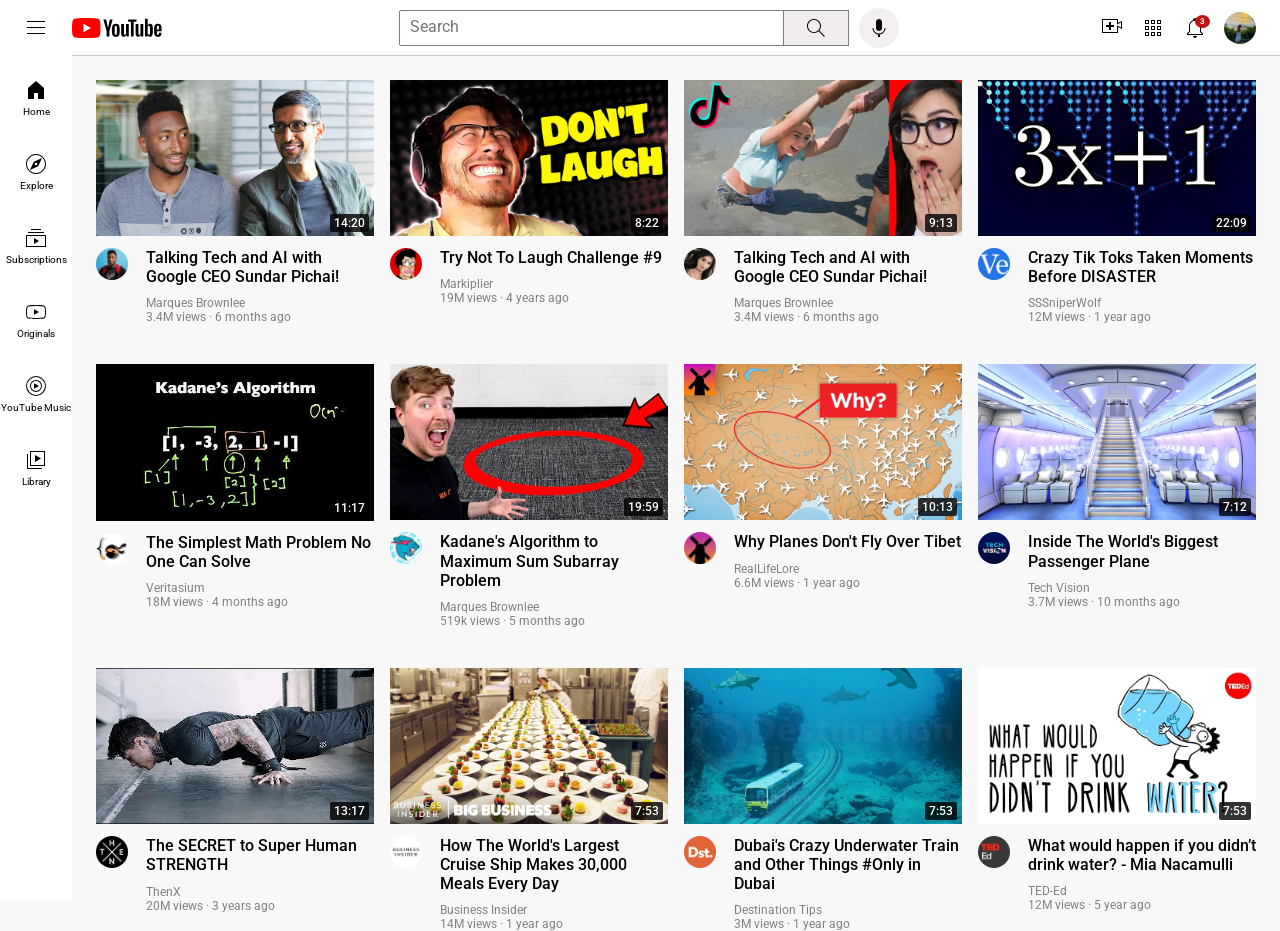
<file: index.html>
<!DOCTYPE html>
<html>

<head>
    <title>YouTubeClone.com</title>
    <link rel="preconnect" href="https://fonts.googleapis.com">
    <link rel="preconnect" href="https://fonts.gstatic.com" crossorigin>
    <link href="https://fonts.googleapis.com/css2?family=Roboto:ital,wght@0,100..900;1,100..900&display=swap"
        rel="stylesheet">
    <link rel="stylesheet" href="styles/general.css">
    <link rel="stylesheet" href="styles/video.css">
    <link rel="stylesheet" href="styles/header.css">
    <link rel="stylesheet" href="styles/sidebar.css">
</head>

<body>
    <div class="header">
        <div class="left-section">
            <img class="hamburger-menu" src="icons/hamburger-menu.svg">
            <img class="youtube-logo" src="icons/youtube-logo.svg">
        </div>
        <div class="middle-section">
            <input class="search-bar" type="text" placeholder="Search">
            <button class="search-button">
                <img class="search-icon" src="icons/search.svg">
                <div class="tool-tip">Search</div>
            </button>
            <button class="voice-search-button">
                <img class="voice-search-icon" src="icons/voice-search-icon.svg" alt="Voice Search">
                <div class="tool-tip">Voice Search</div>
            </button>
        </div>
        <div class="right-section">
            <div class="upload-icon-container">
                <img class="upload-icon" src="icons/upload.svg">
                <div class="tool-tip">Create</div>
            </div>
            <div class="apps-icon-container">
                <img class="apps-icon" src="icons/youtube-apps.svg">
                <div class="tool-tip">Apps</div>
            </div>
            <div class="notifications-container">
                <img class="notifications-icon" src="icons/notifications.svg">
                <div class="tool-tip">Notifications</div>
                <div class="notification-count">3</div>
            </div>
            <img class="profile-pic" src="channel/profile-pic.jpeg">
        </div>
    </div>

    <div class="sidebar">
        <div class="sidebar-link">
            <img class="sidebar-icon" src="icons/home.svg">
            <div>Home</div>
        </div>
        <div class="sidebar-link">
            <img class="sidebar-icon" src="icons/explore.svg">
            <div>Explore</div>
        </div>
        <div class="sidebar-link">
            <img class="sidebar-icon" src="icons/subscriptions.svg">
            <div>Subscriptions</div>
        </div>
        <div class="sidebar-link">
            <img class="sidebar-icon" src="icons/originals.svg">
            <div>Originals</div>
        </div>
        <div class="sidebar-link">
            <img class="sidebar-icon" src="icons/youtube-music.svg">
            <div>YouTube Music</div>
        </div>
        <div class="sidebar-link">
            <img class="sidebar-icon" src="icons/library.svg">
            <div>Library</div>
        </div>
    </div>

    <div class="video-grid">
        <div class="video-preview">
            <div class="thumbnail-row">
                <img class="thumbnail" src="Thumbnail/thumbnail-1.webp">
                <div class="video-time">14:20</div>
            </div>
            <div class="video-info-grid">
                <div class="channel-profile">
                    <img class="profile-pic" src="channel/channel-1.jpeg">
                </div>
                <div class="video-info">
                    <p class="video-title">
                        Talking Tech and AI with Google CEO Sundar Pichai!
                    </p>
                    <p class="video-author">
                        Marques Brownlee
                    </p>
                    <p class="video-stats">
                        3.4M views &#183; 6 months ago
                    </p>
                </div>
            </div>
        </div>
        <div class="video-preview">
            <div class="thumbnail-row">
                <img class="thumbnail" src="Thumbnail/thumbnail-2.webp">
                <div class="video-time">8:22</div>
            </div>
            <div class="video-info-grid">
                <div class="channel-profile">
                    <img class="profile-pic" src="channel/channel-2.jpeg">
                </div>
                <div class="video-info">
                    <p class="video-title">
                        Try Not To Laugh Challenge #9
                    </p>
                    <p class="video-author">
                        Markiplier
                    </p>
                    <p class="video-stats">
                        19M views &#183; 4 years ago
                    </p>
                </div>
            </div>
        </div>
        <div class="video-preview">
            <div class="thumbnail-row">
                <div class="video-time">9:13</div>
                <img class="thumbnail" src="Thumbnail/thumbnail-3.webp">
            </div>
            <div class="video-info-grid">
                <div class="channel-profile">
                    <img class="profile-pic" src="channel/channel-3.jpeg">
                </div>
                <div class="video-info">
                    <p class="video-title">
                        Talking Tech and AI with Google CEO Sundar Pichai!
                    </p>
                    <p class="video-author">
                        Marques Brownlee
                    </p>
                    <p class="video-stats">
                        3.4M views &#183; 6 months ago
                    </p>
                </div>
            </div>
        </div>
        <div class="video-preview">
            <div class="thumbnail-row">
                <div class="video-time">22:09</div>
                <img class="thumbnail" src="Thumbnail/thumbnail-4.webp">
            </div>
            <div class="video-info-grid">
                <div class="channel-profile">
                    <img class="profile-pic" src="channel/channel-4.jpeg">
                </div>
                <div class="video-info">
                    <p class="video-title">
                        Crazy Tik Toks Taken Moments Before DISASTER
                    </p>
                    <p class="video-author">
                        SSSniperWolf
                    </p>
                    <p class="video-stats">
                        12M views &#183; 1 year ago
                    </p>
                </div>
            </div>
        </div>
        <div class="video-preview">
            <div class="thumbnail-row">
                <img class="thumbnail" src="Thumbnail/thumbnail-5.webp">
                <div class="video-time">11:17</div>
            </div>
            <div class="video-info-grid">
                <div class="channel-profile">
                    <img class="profile-pic" src="channel/channel-5.jpeg">
                </div>
                <div class="video-info">
                    <p class="video-title">
                        The Simplest Math Problem No One Can Solve
                    </p>
                    <p class="video-author">
                        Veritasium
                    </p>
                    <p class="video-stats">
                        18M views &#183; 4 months ago
                    </p>
                </div>
            </div>
        </div>
        <div class="video-preview">
            <div class="thumbnail-row">
                <img class="thumbnail" src="Thumbnail/thumbnail-6.webp">
                <div class="video-time">19:59</div>
            </div>
            <div class="video-info-grid">
                <div class="channel-profile">
                    <img class="profile-pic" src="channel/channel-6.jpeg">
                </div>
                <div class="video-info">
                    <p class="video-title">
                        Kadane's Algorithm to Maximum Sum Subarray Problem
                    </p>
                    <p class="video-author">
                        Marques Brownlee
                    </p>
                    <p class="video-stats">
                        519k views &#183; 5 months ago
                    </p>
                </div>
            </div>
        </div>
        <div class="video-preview">
            <div class="thumbnail-row">
                <div class="video-time">10:13</div>
                <img class="thumbnail" src="Thumbnail/thumbnail-7.webp">
            </div>
            <div class="video-info-grid">
                <div class="channel-profile">
                    <img class="profile-pic" src="channel/channel-7.jpeg">
                </div>
                <div class="video-info">
                    <p class="video-title">
                        Why Planes Don't Fly Over Tibet
                    </p>
                    <p class="video-author">
                        RealLifeLore
                    </p>
                    <p class="video-stats">
                        6.6M views &#183; 1 year ago
                    </p>
                </div>
            </div>
        </div>
        <div class="video-preview">
            <div class="thumbnail-row">
                <div class="video-time">7:12</div>
                <img class="thumbnail" src="Thumbnail/thumbnail-8.webp">
            </div>
            <div class="video-info-grid">
                <div class="channel-profile">
                    <img class="profile-pic" src="channel/channel-8.jpeg">
                </div>
                <div class="video-info">
                    <p class="video-title">
                        Inside The World's Biggest Passenger Plane
                    </p>
                    <p class="video-author">
                        Tech Vision
                    </p>
                    <p class="video-stats">
                        3.7M views &#183; 10 months ago
                    </p>
                </div>
            </div>
        </div>
        <div class="video-preview">
            <div class="thumbnail-row">
                <img class="thumbnail" src="Thumbnail/thumbnail-9.webp">
                <div class="video-time">13:17</div>
            </div>
            <div class="video-info-grid">
                <div class="channel-profile">
                    <img class="profile-pic" src="channel/channel-9.jpeg">
                </div>
                <div class="video-info">
                    <p class="video-title">
                        The SECRET to Super Human STRENGTH
                    </p>
                    <p class="video-author">
                        ThenX
                    </p>
                    <p class="video-stats">
                        20M views &#183; 3 years ago
                    </p>
                </div>
            </div>
        </div>
        <div class="video-preview">
            <div class="thumbnail-row">
                <img class="thumbnail" src="Thumbnail/thumbnail-10.webp">
                <div class="video-time">7:53</div>
            </div>
            <div class="video-info-grid">
                <div class="channel-profile">
                    <img class="profile-pic" src="channel/channel-10.jpeg">
                </div>
                <div class="video-info">
                    <p class="video-title">
                        How The World's Largest Cruise Ship Makes 30,000 Meals Every Day
                    </p>
                    <p class="video-author">
                        Business Insider
                    </p>
                    <p class="video-stats">
                        14M views &#183; 1 year ago
                    </p>
                </div>
            </div>
        </div>
        <div class="video-preview">
            <div class="thumbnail-row">
                <img class="thumbnail" src="Thumbnail/thumbnail-11.webp">
                <div class="video-time">7:53</div>
            </div>
            <div class="video-info-grid">
                <div class="channel-profile">
                    <img class="profile-pic" src="channel/channel-11.jpeg">
                </div>
                <div class="video-info">
                    <p class="video-title">
                        Dubai's Crazy Underwater Train and Other Things #Only in Dubai
                    </p>
                    <p class="video-author">
                        Destination Tips
                    </p>
                    <p class="video-stats">
                        3M views &#183; 1 year ago
                    </p>
                </div>
            </div>
        </div>
        <div class="video-preview">
            <div class="thumbnail-row">
                <img class="thumbnail" src="Thumbnail/thumbnail-12.webp">
                <div class="video-time">7:53</div>
            </div>
            <div class="video-info-grid">
                <div class="channel-profile">
                    <img class="profile-pic" src="channel/channel-12.jpeg">
                </div>
                <div class="video-info">
                    <p class="video-title">
                        What would happen if you didn’t drink water? - Mia Nacamulli
                    </p>
                    <p class="video-author">
                        TED-Ed
                    </p>
                    <p class="video-stats">
                        12M views &#183; 5 year ago
                    </p>
                </div>
            </div>
        </div>
    </div>
</body>

</html>
</file>
<file: styles/general.css>
p {
    font-family: Roboto, Arial;
    margin-top: 0;
    margin-bottom: 0;
}

body{
    margin: 0;
    padding-top: 80px;
    padding-left: 96px;
    padding-right: 24px;
    background-color: rgb(248, 248, 248);
}
</file>
<file: styles/video.css>
.thumbnail {
    width: 100%;
}

.video-title {
    margin-top: 0;
    font-size: 16px;
    font-weight: 500;
    line-height: 1.2;
    margin-bottom: 10px;
}

.video-author,
.video-stats {
    color: gray;
    font-size: 12px;
}

.video-author {
    margin-top: 4px;
}

.video-info-grid {
    display: grid;
    grid-template-columns: 50px 1fr;
}

.profile-pic {
    width: 36px;
    border-radius: 50%;
}

.thumbnail-row {
    margin-bottom: 8px;
    position: relative;
}

.video-grid {
    display: grid;
    grid-template-columns: 1fr 1fr 1fr;
    column-gap: 16px;
    row-gap: 40px;
}

@media(max-width: 450px){
    .video-grid{ grid-template-columns: 1fr; }
}
@media(min-width: 451px) and (max-width: 750px){
    .video-grid{ grid-template-columns: 1fr 1fr; }
}
@media(min-width: 751px) and (max-width: 999px){
    .video-grid{ grid-template-columns: 1fr 1fr 1fr; }
}
@media(min-width: 1000px){
    .video-grid{ grid-template-columns: 1fr 1fr 1fr 1fr; }
}

.video-time {
    position: absolute;
    font-family: Roboto, Arial;
    font-size: 12px;
    font-weight: 500;
    padding: 4px;
    bottom: 8px;
    right: 5px;
    background-color: rgba(0, 0, 0, 0.8);
    color: white;
    padding: 2px 4px;
    font-size: 12px;
    border-radius: 2px;
}
</file>
<file: styles/header.css>
.header{
    height: 55px;
    display: flex;
    flex-direction: row;
    justify-content: space-between;
    position: fixed;
    top: 0;
    left: 0;
    right: 0;
    background-color: white;
    border-bottom: 1px solid #ccc;
    z-index: 100;
}

.left-section{
    display: flex;
    align-items: center;
}
.left-section .hamburger-menu {
    height: 24px;
    margin-left: 24px;
    margin-right: 24px;
    cursor: pointer;
}

.left-section .youtube-logo {
    height: 20px;
    cursor: pointer;
}
.middle-section{
    flex: 1;
    margin-left: 70px;
    margin-right: 35px;
    max-width: 500px;
    display: flex;
    align-items: center;
    justify-content: center;
}
.right-section{
    
    display: flex;
    align-items: center;
    justify-content: center;
}

.search-bar{
    flex: 1;
    padding: 10px;
    font-size: 12px;
    border: 1px solid gray;
    border-radius: 2px;
    box-shadow: inset 1px 2px 5px rgba(198, 198, 198, 0.05);
    width: 0;
}

.search-button{
    height: 36px;
    width: 66px;
    background-color: rgb(242, 237, 237);
    border: 1px solid gray;
    margin-right: 10px;
    margin-left: -1px;
}

.search-button,
.voice-search-button,
.upload-icon-conatiner,
.notifications-container,
.apps-icon-container{
    display: flex;
    justify-content: center;
    position: relative;
    align-items: center;
}

.search-button .tool-tip,
.voice-search-button .tool-tip,
.upload-icon-container .tool-tip,
.notifications-container .tool-tip,
.apps-icon-container .tool-tip{
    font-family: Roboto, Arial;
    position: absolute;
    background-color: gray;
    color: white;
    padding: 4px 6px;
    font-size: 12px;
    border-radius: 2px;
    bottom: -30px;
    opacity: 0; 
    transition: opacity 0.15s;
    pointer-events: none;
    white-space: nowrap;
}
.search-button:hover .tool-tip,
.voice-search-button:hover .tool-tip,
.upload-icon-container:hover .tool-tip,
.notifications-container:hover .tool-tip,
.apps-icon-container:hover .tool-tip{
    opacity: 1;
}
.search-icon{
    height: 24px;
}
.search-bar::placeholder{
    font-size: 16px;
    font-family: Roboto, Arial;
}
.voice-search-button{
    height: 40px;
    width: 40px;
    background-color: rgb(243, 239, 239);
    border-radius: 50%;
    border: none;
}
.voice-search-icon{
    height: 24px;
}

.right-section{
    width: 180px;
    display: flex;
    align-items: center;
    justify-content: space-between;
    flex-shrink: 0;
}
.upload-icon{
    height: 24px;
    cursor: pointer;
}
.apps-icon{
    height: 24px;
    cursor: pointer;
}
.notifications-icon{
    height: 24px;
    cursor: pointer;
}

.notifications-container{
    position: relative;
}
.notification-count{
    position: absolute;
    top: -1px;
    right: -3px;
    background-color: rgb(194, 17, 17);
    color: white;
    font-family: Roboto, Arial;
    font-size: 8px;
    font-weight: bold;
    border-radius: 50%;
    padding: 2px 5px;
}
.profile-pic{
    height: 32px;
    width: 32px;
    border-radius: 50%;
    cursor: pointer;
    margin-right: 24px;
}
</file>
<file: styles/sidebar.css>
.sidebar{
    position: fixed;
    top: 55px;
    left: 0;
    bottom: 0;
    background-color: rgb(255, 255, 255);
    width: 72px;
    z-index: 200;
    padding-top: 5px;
}

.sidebar-link{
    height: 74px;
    display: flex;
    justify-content: center;
    align-items: center;
    flex-direction: column;
    cursor: pointer;
}
.sidebar-link:hover{
    background-color: rgb(231, 231, 231);
}

.sidebar-link img{
    height: 24px;
}

.sidebar-link div{
    font-family: Roboto, Arial;
    font-size: 10px;
    margin-top: 4px;
}
</file>
